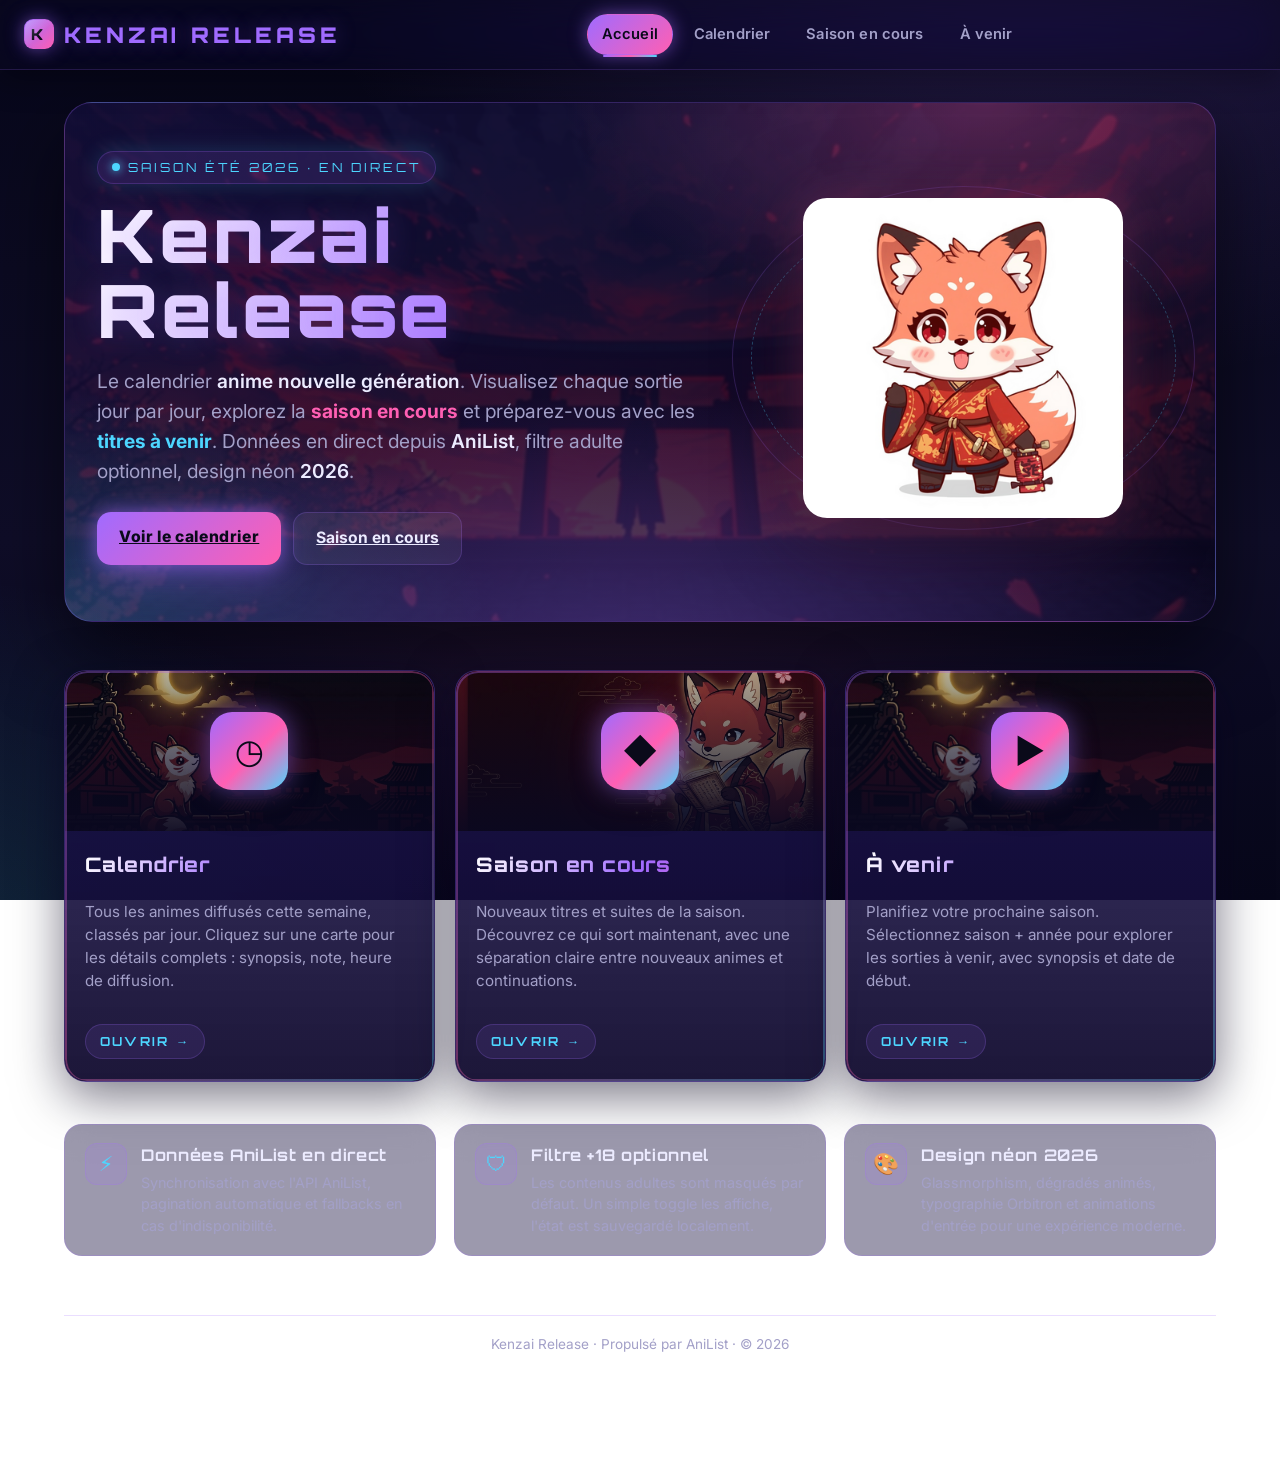
<file: index.html>
<!doctype html>
<html lang="fr">
<head>
  <meta charset="utf-8">
  <meta name="viewport" content="width=device-width,initial-scale=1">
  <title>Kenzai Release — Anime 2026</title>
  <meta name="description" content="Kenzai Release — Calendrier, saison en cours et animes à venir. Calendrier des sorties anime 2026, données AniList, filtre adulte et design néon.">
  <link rel="preconnect" href="https://fonts.googleapis.com">
  <link rel="preconnect" href="https://fonts.gstatic.com" crossorigin>
  <link href="https://fonts.googleapis.com/css2?family=Inter:wght@400;500;600;700&family=Orbitron:wght@500;600;700;800;900&display=swap" rel="stylesheet">
  <link rel="stylesheet" href="style.css">
</head>
<body>
  <header class="site-header">
    <div class="header-inner">
      <a href="index.html" class="logo">
        <span class="logo-mark">K</span>
        KENZAI RELEASE
      </a>
      <nav class="topnav" aria-label="Navigation principale">
        <a href="index.html" class="active">Accueil</a>
        <a href="calendrier.html">Calendrier</a>
        <a href="saison.html">Saison en cours</a>
        <a href="avenir.html">À venir</a>
      </nav>
    </div>
  </header>

  <main class="home-shell">

    <!-- ====== HERO ====== -->
    <section class="hero">
      <div class="hero-grid">
        <div class="hero-copy">
          <span class="hero-eyebrow"><span class="dot-pulse"></span> Saison Été 2026 · En direct</span>
          <h1 class="hero-title">Kenzai<br>Release</h1>
          <p class="hero-sub">
            Le calendrier <b>anime nouvelle génération</b>. Visualisez chaque sortie jour par jour, explorez la
            <span class="accent-pink">saison en cours</span> et préparez-vous avec les
            <span class="accent-cyan">titres à venir</span>. Données en direct depuis
            <b>AniList</b>, filtre adulte optionnel, design néon <b>2026</b>.
          </p>
          <div class="hero-cta">
            <a class="btn-primary" href="calendrier.html">Voir le calendrier</a>
            <a class="btn-secondary" href="saison.html">Saison en cours</a>
          </div>
        </div>

        <div class="hero-mascot">
          <span class="hero-rings" aria-hidden="true"></span>
          <img src="assets/mascotte.png" alt="Mascotte Kenzai Release" width="320" height="320">
        </div>
      </div>
    </section>

    <!-- ====== NAV CARDS ====== -->
    <section class="nav-cards" aria-label="Sections du site">

      <a class="nav-card" href="calendrier.html">
        <div class="nav-card-art" style="background-image:url('assets/card-calendrier.jpg')">
          <div class="nav-card-ico" aria-hidden="true">◷</div>
        </div>
        <div class="nav-card-body">
          <h2 class="nav-card-title">Calendrier</h2>
          <p class="nav-card-desc">
            Tous les animes diffusés cette semaine, classés par jour. Cliquez sur une carte pour les détails complets : synopsis, note, heure de diffusion.
          </p>
          <span class="nav-card-cta">Ouvrir →</span>
        </div>
      </a>

      <a class="nav-card" href="saison.html">
        <div class="nav-card-art" style="background-image:url('assets/card-saison.jpg')">
          <div class="nav-card-ico" aria-hidden="true">◆</div>
        </div>
        <div class="nav-card-body">
          <h2 class="nav-card-title">Saison en cours</h2>
          <p class="nav-card-desc">
            Nouveaux titres et suites de la saison. Découvrez ce qui sort maintenant, avec une séparation claire entre nouveaux animes et continuations.
          </p>
          <span class="nav-card-cta">Ouvrir →</span>
        </div>
      </a>

      <a class="nav-card" href="avenir.html">
        <div class="nav-card-art" style="background-image:url('assets/card-avenir.jpg')">
          <div class="nav-card-ico" aria-hidden="true">▶</div>
        </div>
        <div class="nav-card-body">
          <h2 class="nav-card-title">À venir</h2>
          <p class="nav-card-desc">
            Planifiez votre prochaine saison. Sélectionnez saison + année pour explorer les sorties à venir, avec synopsis et date de début.
          </p>
          <span class="nav-card-cta">Ouvrir →</span>
        </div>
      </a>

    </section>

    <!-- ====== FEATURES STRIP ====== -->
    <section class="features" aria-label="Fonctionnalités">
      <div class="feature">
        <div class="feature-ico" aria-hidden="true">⚡</div>
        <div>
          <h4>Données AniList en direct</h4>
          <p>Synchronisation avec l'API AniList, pagination automatique et fallbacks en cas d'indisponibilité.</p>
        </div>
      </div>
      <div class="feature">
        <div class="feature-ico" aria-hidden="true">🛡</div>
        <div>
          <h4>Filtre +18 optionnel</h4>
          <p>Les contenus adultes sont masqués par défaut. Un simple toggle les affiche, l'état est sauvegardé localement.</p>
        </div>
      </div>
      <div class="feature">
        <div class="feature-ico" aria-hidden="true">🎨</div>
        <div>
          <h4>Design néon 2026</h4>
          <p>Glassmorphism, dégradés animés, typographie Orbitron et animations d'entrée pour une expérience moderne.</p>
        </div>
      </div>
    </section>

    <footer class="site-footer">
      Kenzai Release · Propulsé par AniList · © 2026
    </footer>

  </main>
</body>
</html>
</file>
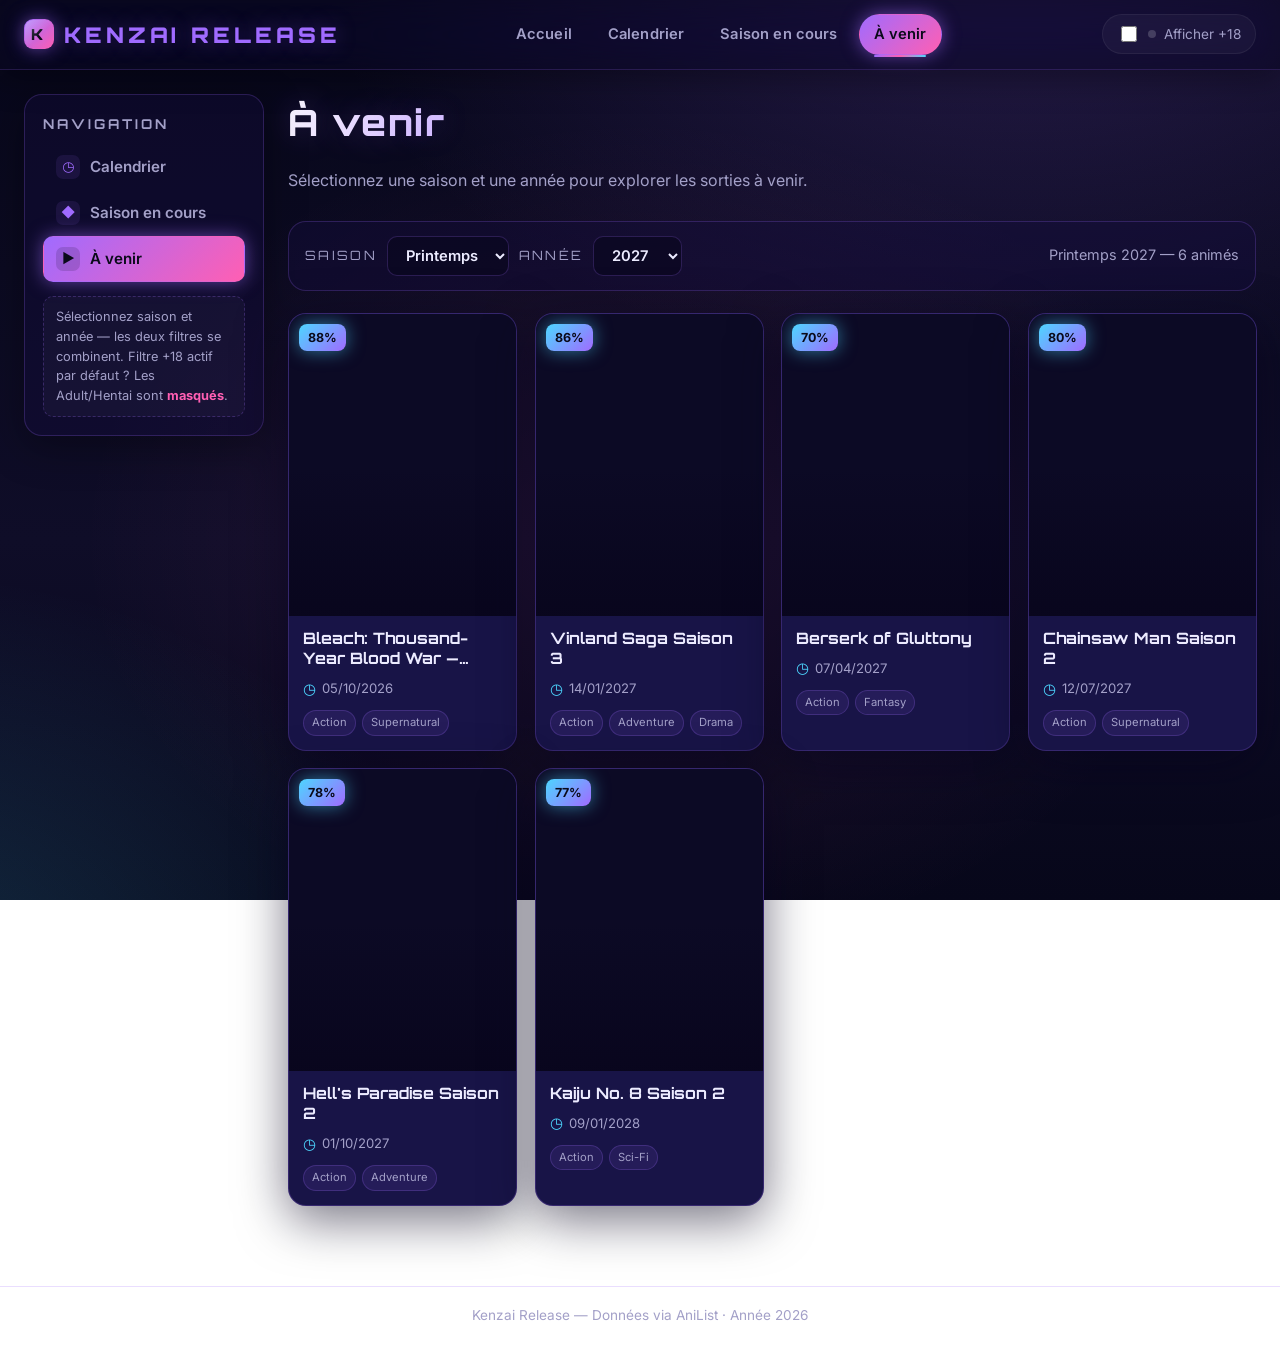
<file: avenir.html>
<!doctype html>
<html lang="fr">
<head>
  <meta charset="utf-8">
  <meta name="viewport" content="width=device-width,initial-scale=1">
  <title>Kenzai Release — À venir</title>
  <link rel="preconnect" href="https://fonts.googleapis.com">
  <link rel="preconnect" href="https://fonts.gstatic.com" crossorigin>
  <link href="https://fonts.googleapis.com/css2?family=Inter:wght@400;500;600;700&family=Orbitron:wght@500;600;700;800;900&display=swap" rel="stylesheet">
  <link rel="stylesheet" href="style.css">
</head>
<body>
  <header class="site-header">
    <div class="header-inner">
      <a href="calendrier.html" class="logo">
        <span class="logo-mark">K</span>
        KENZAI RELEASE
      </a>
      <nav class="topnav" aria-label="Navigation principale">
        <a href="index.html">Accueil</a>
        <a href="calendrier.html">Calendrier</a>
        <a href="saison.html">Saison en cours</a>
        <a href="avenir.html" class="active">À venir</a>
      </nav>
      <label class="adult-toggle" title="Afficher les contenus +18 (Hentai / Adult)">
        <input type="checkbox" id="adultBox">
        <span class="dot" aria-hidden="true"></span>
        <span>Afficher +18</span>
      </label>
    </div>
  </header>

  <div class="app-shell">
    <aside class="side-menu" aria-label="Navigation principale">
      <h3>Navigation</h3>
      <a href="calendrier.html"><span class="ico">◷</span> Calendrier</a>
      <a href="saison.html"><span class="ico">◆</span> Saison en cours</a>
      <a href="avenir.html" class="active"><span class="ico">▶</span> À venir</a>
      <div class="legend">Sélectionnez saison et année — les deux filtres se combinent. Filtre +18 actif par défaut ? Les Adult/Hentai sont <strong>masqués</strong>.</div>
    </aside>

    <main class="main">
      <h1 class="page-title">À venir</h1>
      <p class="page-subtitle">Sélectionnez une saison et une année pour explorer les sorties à venir.</p>

      <div class="filters">
        <label for="seasonSel">Saison</label>
        <select id="seasonSel" class="select">
          <option value="WINTER">Hiver</option>
          <option value="SPRING">Printemps</option>
          <option value="SUMMER">Été</option>
          <option value="FALL">Automne</option>
        </select>
        <label for="yearSel">Année</label>
        <select id="yearSel" class="select"></select>
        <span class="summary" id="summary"></span>
      </div>

      <div id="grid" class="grid"></div>
    </main>
  </div>

  <footer class="site-footer">
    Kenzai Release — Données via AniList · Année 2026
  </footer>

  <script src="app.js"></script>
  <script>
  (function(){
    const Z = window.Kenzai;
    const seasonSel = document.getElementById('seasonSel');
    const yearSel = document.getElementById('yearSel');
    const grid = document.getElementById('grid');
    const summary = document.getElementById('summary');

    // Populate years 2026..2040
    for (let y = 2026; y <= 2040; y++){
      const o = document.createElement('option');
      o.value = String(y); o.textContent = String(y);
      yearSel.appendChild(o);
    }

    // Default: next season after current
    const now = new Date();
    const curSeason = Z.currentSeason(now);
    const curYear = Z.currentYear(now);
    const order = ['WINTER','SPRING','SUMMER','FALL'];
    let idx = order.indexOf(curSeason);
    let nextSeason = order[(idx+1) % 4];
    let nextYear = curYear + ((idx === 3) ? 1 : 0);
    seasonSel.value = nextSeason;
    yearSel.value = String(nextYear);

    async function load(){
      const s = seasonSel.value;
      const y = parseInt(yearSel.value, 10);
      Z.showLoading(grid, 'Chargement des animes à venir…');
      summary.textContent = Z.seasonFr(s) + ' ' + y;
      let list = [];
      try {
        const raw = await Z.fetchAllPages(Z.Q_UPCOMING, {season:s, year:y}, 50);
        list = raw.map(Z.norm).filter(Boolean);
      } catch(e) {
        console.warn('AniList fallback', e);
        list = Z.FALLBACK_UPCOMING.map((it,i) => Z.norm({
          id:i+100, title:{romaji:it.title,english:it.title,native:it.title},
          coverImage:{extraLarge:it.cover,large:it.cover,medium:it.cover},
          averageScore:it.score, genres:it.genres,
          isAdult:it.isAdult, status:it.isAdult?'ADULT':null,
          description: it.description || 'Synopsis à venir pour cette saison.',
          startDate: it.startDate || null
        }));
      }
      list = Z.applyAdultFilter(list);
      grid.innerHTML = '';
      if (!list.length){
        Z.showEmpty(grid, 'Aucun animé trouvé pour ' + Z.seasonFr(s) + ' ' + y + '.');
        return;
      }
      summary.textContent = Z.seasonFr(s) + ' ' + y + ' — ' + list.length + ' animé' + (list.length>1?'s':'');
      list.forEach(it => grid.appendChild(Z.renderCard(it)));
    }

    seasonSel.addEventListener('change', load);
    yearSel.addEventListener('change', load);

    Z.bindAdultToggle();
    load();
    document.addEventListener('kenzai:adult-changed', () => load());
  })();
  </script>
</body>
</html>
</file>
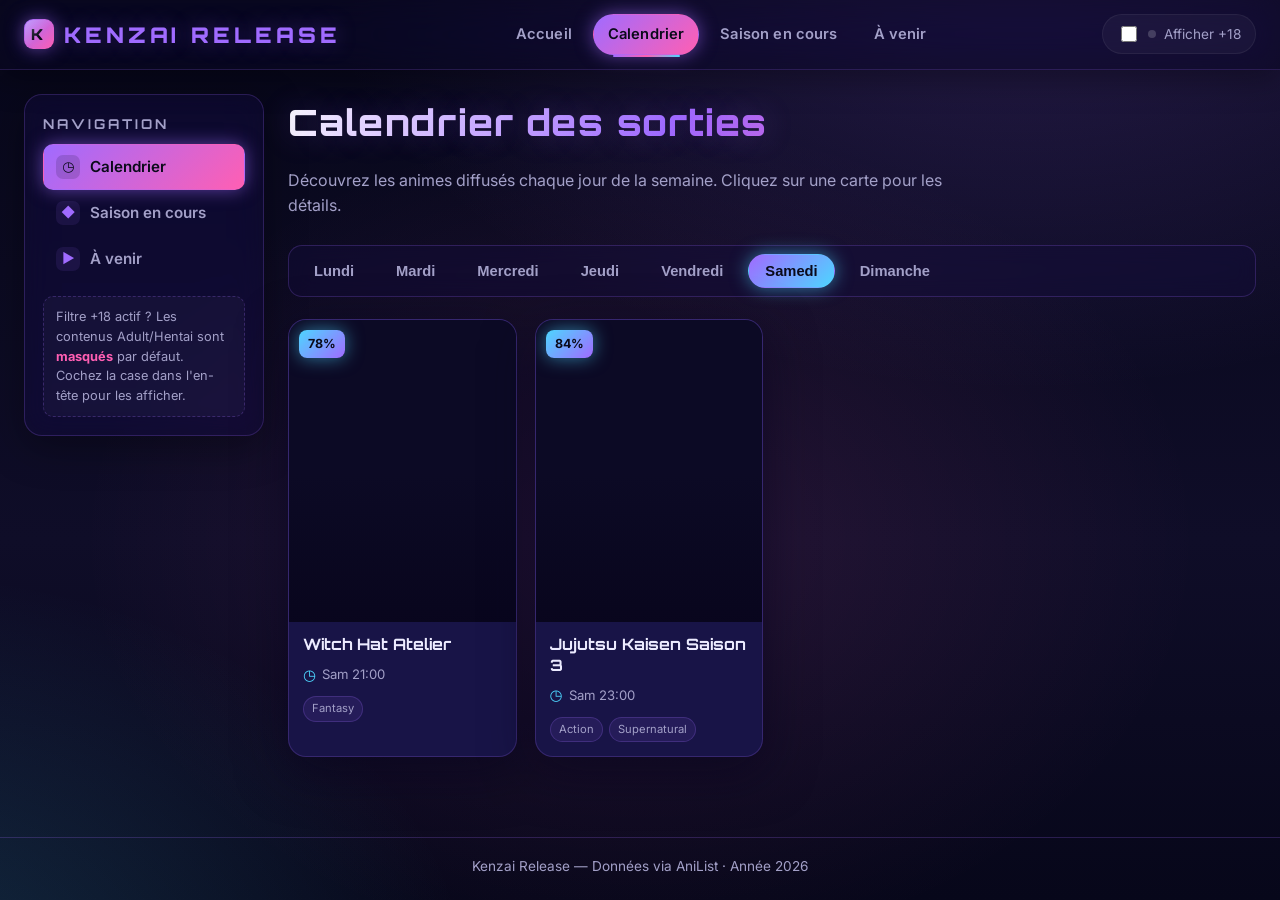
<file: calendrier.html>
<!doctype html>
<html lang="fr">
<head>
  <meta charset="utf-8">
  <meta name="viewport" content="width=device-width,initial-scale=1">
  <title>Kenzai Release — Calendrier des sorties d'anime</title>
  <link rel="preconnect" href="https://fonts.googleapis.com">
  <link rel="preconnect" href="https://fonts.gstatic.com" crossorigin>
  <link href="https://fonts.googleapis.com/css2?family=Inter:wght@400;500;600;700&family=Orbitron:wght@500;600;700;800;900&display=swap" rel="stylesheet">
  <link rel="stylesheet" href="style.css">
</head>
<body>
  <header class="site-header">
    <div class="header-inner">
      <a href="calendrier.html" class="logo">
        <span class="logo-mark">K</span>
        KENZAI RELEASE
      </a>
      <nav class="topnav" aria-label="Navigation principale">
        <a href="index.html">Accueil</a>
        <a href="calendrier.html" class="active">Calendrier</a>
        <a href="saison.html">Saison en cours</a>
        <a href="avenir.html">À venir</a>
      </nav>
      <label class="adult-toggle" title="Afficher les contenus +18 (Hentai / Adult)">
        <input type="checkbox" id="adultBox">
        <span class="dot" aria-hidden="true"></span>
        <span>Afficher +18</span>
      </label>
    </div>
  </header>

  <div class="app-shell">
    <aside class="side-menu" aria-label="Navigation principale">
      <h3>Navigation</h3>
      <a href="calendrier.html" class="active"><span class="ico">◷</span> Calendrier</a>
      <a href="saison.html"><span class="ico">◆</span> Saison en cours</a>
      <a href="avenir.html"><span class="ico">▶</span> À venir</a>
      <div class="legend">Filtre +18 actif ? Les contenus Adult/Hentai sont <strong>masqués</strong> par défaut. Cochez la case dans l'en-tête pour les afficher.</div>
    </aside>

    <main class="main">
      <h1 class="page-title">Calendrier des sorties</h1>
      <p class="page-subtitle">Découvrez les animes diffusés chaque jour de la semaine. Cliquez sur une carte pour les détails.</p>

      <div class="day-pills" id="dayPills">
        <button class="day-pill" data-day="1">Lundi</button>
        <button class="day-pill" data-day="2">Mardi</button>
        <button class="day-pill" data-day="3">Mercredi</button>
        <button class="day-pill" data-day="4">Jeudi</button>
        <button class="day-pill" data-day="5">Vendredi</button>
        <button class="day-pill" data-day="6">Samedi</button>
        <button class="day-pill" data-day="0">Dimanche</button>
      </div>

      <div id="grid" class="grid"></div>
    </main>
  </div>

  <footer class="site-footer">
    Kenzai Release — Données via AniList · Année 2026
  </footer>

  <script src="app.js"></script>
  <script>
  (function(){
    const Z = window.Kenzai;
    const grid = document.getElementById('grid');
    const pills = Array.from(document.querySelectorAll('.day-pill'));
    let cache = [];

    function setActive(day){
      pills.forEach(p => {
        p.classList.toggle('active', Number(p.dataset.day) === day);
      });
    }

    async function loadAll(){
      Z.showLoading(grid, 'Chargement du calendrier…');
      try {
        const now = new Date();
        const season = Z.currentSeason(now);
        const year = Z.currentYear(now);
        const raw = await Z.fetchAllPages(Z.Q_CALENDAR, {season, year}, 50);
        cache = raw.map(Z.norm).filter(Boolean);
      } catch(e) {
        console.warn('AniList fallback', e);
        cache = Z.FALLBACK_SUMMER_2026.map((it,i) => Z.norm({
          id:i+1, title:{romaji:it.title,english:it.title,native:it.title},
          coverImage:{extraLarge:it.cover,large:it.cover,medium:it.cover},
          averageScore:it.score, genres:it.genres,
          isAdult:it.isAdult, status:it.isAdult?'ADULT':null,
          description:'',
          startDate:null,
          nextAiringEpisode: it.airingAt ? {airingAt: it.airingAt, episode:1} : null
        }));
      }
    }

    function renderDay(day){
      grid.innerHTML = '';
      const filtered = Z.applyAdultFilter(cache).filter(it => {
        if (it.airingAt) return Z.dayIndexFromAiringAt(it.airingAt) === day;
        return false;
      });
      if (!filtered.length){
        Z.showEmpty(grid, 'Aucun animé prévu ce jour.');
        return;
      }
      filtered.sort((a,b) => (a.airingAt||0) - (b.airingAt||0));
      filtered.forEach(it => grid.appendChild(Z.renderCard(it)));
    }

    async function refresh(){
      await loadAll();
      const activeDay = Number(document.querySelector('.day-pill.active')?.dataset.day);
      renderDay(activeDay);
    }

    async function init(){
      Z.bindAdultToggle();
      const today = new Date().getDay();
      setActive(today);
      await refresh();
      pills.forEach(p => p.addEventListener('click', () => {
        const d = Number(p.dataset.day);
        setActive(d);
        renderDay(d);
      }));
      document.addEventListener('kenzai:adult-changed', () => {
        const activeDay = Number(document.querySelector('.day-pill.active')?.dataset.day);
        renderDay(activeDay);
      });
    }
    init();
  })();
  </script>
</body>
</html>
</file>
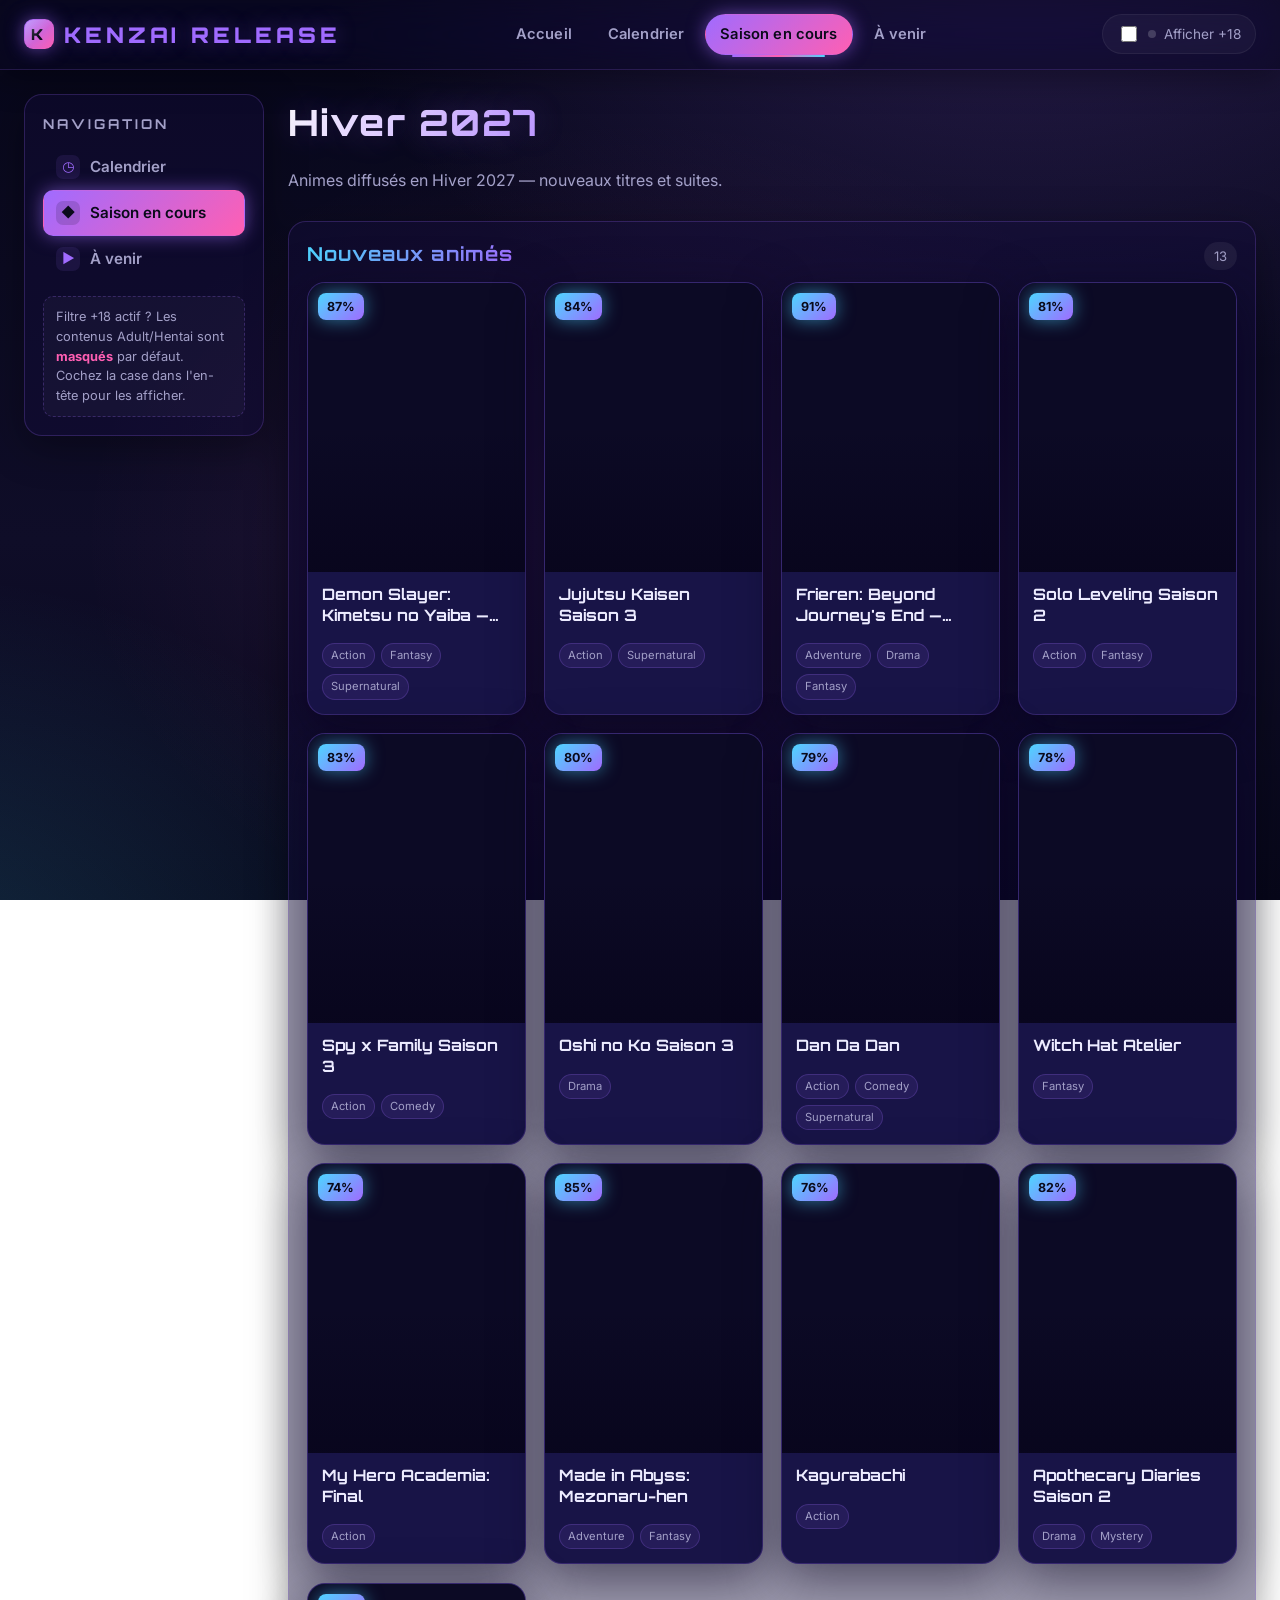
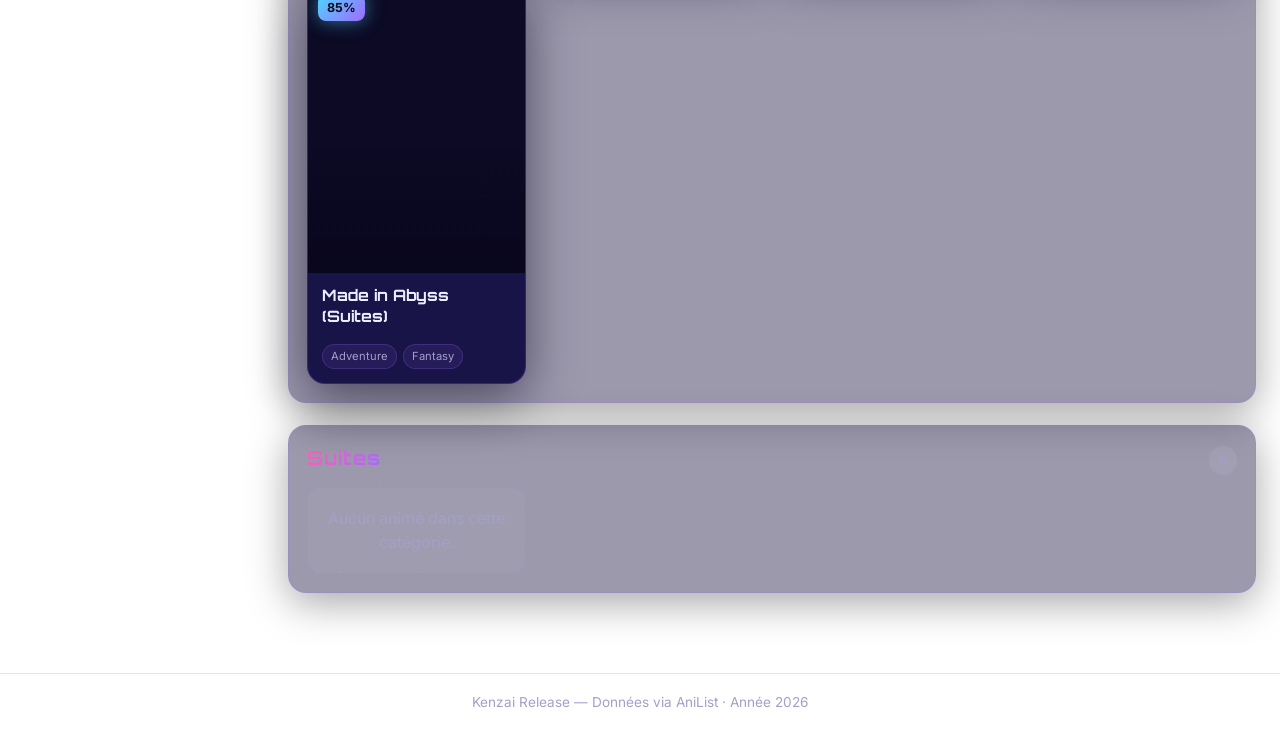
<file: saison.html>
<!doctype html>
<html lang="fr">
<head>
  <meta charset="utf-8">
  <meta name="viewport" content="width=device-width,initial-scale=1">
  <title>Kenzai Release — Saison en cours</title>
  <link rel="preconnect" href="https://fonts.googleapis.com">
  <link rel="preconnect" href="https://fonts.gstatic.com" crossorigin>
  <link href="https://fonts.googleapis.com/css2?family=Inter:wght@400;500;600;700&family=Orbitron:wght@500;600;700;800;900&display=swap" rel="stylesheet">
  <link rel="stylesheet" href="style.css">
</head>
<body>
  <header class="site-header">
    <div class="header-inner">
      <a href="calendrier.html" class="logo">
        <span class="logo-mark">K</span>
        KENZAI RELEASE
      </a>
      <nav class="topnav" aria-label="Navigation principale">
        <a href="index.html">Accueil</a>
        <a href="calendrier.html">Calendrier</a>
        <a href="saison.html" class="active">Saison en cours</a>
        <a href="avenir.html">À venir</a>
      </nav>
      <label class="adult-toggle" title="Afficher les contenus +18 (Hentai / Adult)">
        <input type="checkbox" id="adultBox">
        <span class="dot" aria-hidden="true"></span>
        <span>Afficher +18</span>
      </label>
    </div>
  </header>

  <div class="app-shell">
    <aside class="side-menu" aria-label="Navigation principale">
      <h3>Navigation</h3>
      <a href="calendrier.html"><span class="ico">◷</span> Calendrier</a>
      <a href="saison.html" class="active"><span class="ico">◆</span> Saison en cours</a>
      <a href="avenir.html"><span class="ico">▶</span> À venir</a>
      <div class="legend">Filtre +18 actif ? Les contenus Adult/Hentai sont <strong>masqués</strong> par défaut. Cochez la case dans l'en-tête pour les afficher.</div>
    </aside>

    <main class="main">
      <h1 class="page-title" id="pageTitle">Saison en cours</h1>
      <p class="page-subtitle" id="pageSub">Animes diffusés cette saison, séparés en nouveaux titres et suites (relation PREQUEL).</p>

      <section class="section">
        <header class="section-head">
          <h2 class="accent-new">Nouveaux animés</h2>
          <span class="count" id="newCount">—</span>
        </header>
        <div id="gridNew" class="grid"></div>
      </section>

      <section class="section">
        <header class="section-head">
          <h2 class="accent-cont">Suites</h2>
          <span class="count" id="contCount">—</span>
        </header>
        <div id="gridCont" class="grid"></div>
      </section>
    </main>
  </div>

  <footer class="site-footer">
    Kenzai Release — Données via AniList · Année 2026
  </footer>

  <script src="app.js"></script>
  <script>
  (function(){
    const Z = window.Kenzai;
    const now = new Date();
    const season = Z.currentSeason(now);
    const year = Z.currentYear(now);

    document.getElementById('pageTitle').textContent = Z.seasonFr(season) + ' ' + year;
    document.getElementById('pageSub').textContent = 'Animes diffusés en ' + Z.seasonFr(season) + ' ' + year + ' — nouveaux titres et suites.';

    const gridNew = document.getElementById('gridNew');
    const gridCont = document.getElementById('gridCont');

    function splitByRelation(list){
      const fresh = [], sequels = [];
      list.forEach(it => {
        const rels = (it.relations || []);
        const hasPrequel = rels.some(e => e && e.relationType === 'PREQUEL');
        if (hasPrequel) sequels.push(it);
        else fresh.push(it);
      });
      return {fresh, sequels};
    }

    function render(list, target, countEl){
      target.innerHTML = '';
      if (!list.length){
        Z.showEmpty(target, 'Aucun animé dans cette catégorie.');
        countEl.textContent = '0';
        return;
      }
      countEl.textContent = list.length;
      list.forEach(it => target.appendChild(Z.renderCard(it)));
    }

    async function load(){
      Z.showLoading(gridNew); Z.showLoading(gridCont);
      let list = [];
      try {
        const raw = await Z.fetchAllPages(Z.Q_SEASON, {season, year}, 50);
        list = raw.map(Z.norm).filter(Boolean);
      } catch(e) {
        console.warn('AniList fallback', e);
        list = Z.FALLBACK_SUMMER_2026.map((it,i) => Z.norm({
          id:i+1, title:{romaji:it.title,english:it.title,native:it.title},
          coverImage:{extraLarge:it.cover,large:it.cover,medium:it.cover},
          averageScore:it.score, genres:it.genres,
          isAdult:it.isAdult, status:it.isAdult?'ADULT':null,
          description:it.description || '',
          startDate:null,
          relations: it.relations || []
        }));
      }
      list = Z.applyAdultFilter(list);
      const {fresh, sequels} = splitByRelation(list);
      render(fresh, gridNew, document.getElementById('newCount'));
      render(sequels, gridCont, document.getElementById('contCount'));
    }

    function refresh(){
      load();
    }

    Z.bindAdultToggle();
    load();
    document.addEventListener('kenzai:adult-changed', () => refresh());
  })();
  </script>
</body>
</html>
</file>
<file: style.css>
/* ==========================================================
   KENZAI RELEASE — Anime site · Global stylesheet · 2026 refresh
   Palette : bleu nuit / violet néon / rose néon / cyan néon
   Glassmorphism, dégradés animés, typographie Orbitron + Inter
   ========================================================== */

:root{
  /* ---- palette de base (inchangée) ---- */
  --bg-0:#07071a;
  --bg-1:#0f0d28;
  --bg-2:#1a1547;
  --bg-3:#251b56;
  --neon-violet:#a06bff;
  --neon-pink:#ff5fb3;
  --neon-cyan:#4dd6ff;
  --nv-soft:rgba(160,107,255,.22);
  --np-soft:rgba(255,95,179,.22);
  --nc-soft:rgba(77,214,255,.22);
  --text:#ecebff;
  --text-dim:#a3a0c8;
  --card:#181447;
  --card-edge:rgba(255,255,255,.06);
  --radius-lg:18px;
  --radius-md:12px;
  --radius-sm:8px;
  --glow-violet:0 0 18px rgba(160,107,255,.55);
  --glow-pink:0 0 18px rgba(255,95,179,.55);
  --glow-cyan:0 0 18px rgba(77,214,255,.55);
  --tr:220ms cubic-bezier(.2,.7,.2,1);

  /* ---- raffinements 2026 ---- */
  --glass-bg: rgba(20, 14, 60, .42);
  --glass-bg-strong: rgba(24, 16, 78, .58);
  --glass-border: rgba(160, 107, 255, .22);
  --shadow-soft: 0 10px 40px rgba(0, 0, 0, .35);
  --shadow-card: 0 14px 50px rgba(8, 4, 30, .55), 0 1px 0 rgba(255,255,255,.04) inset;
  --grad-primary: linear-gradient(135deg, #a06bff 0%, #ff5fb3 55%, #4dd6ff 100%);
  --grad-violet-pink: linear-gradient(135deg, var(--neon-violet), var(--neon-pink));
  --grad-violet-cyan: linear-gradient(135deg, var(--neon-violet), var(--neon-cyan));
  --grad-pink-cyan:   linear-gradient(135deg, var(--neon-pink), var(--neon-cyan));
}

*{box-sizing:border-box}
html,body{margin:0;padding:0}
html{scroll-behavior:smooth}

body{
  font-family:'Inter',system-ui,-apple-system,sans-serif;
  color:var(--text);
  background:
    radial-gradient(1200px 800px at 80% -10%, rgba(160,107,255,.22), transparent 60%),
    radial-gradient(1000px 700px at -10% 110%, rgba(77,214,255,.18), transparent 60%),
    radial-gradient(800px 600px at 50% 60%, rgba(255,95,179,.10), transparent 70%),
    linear-gradient(180deg, #07071a 0%, #0f0d28 60%, #07071a 100%);
  background-attachment:fixed;
  min-height:100vh;
  line-height:1.55;
  -webkit-font-smoothing:antialiased;
  text-rendering:optimizeLegibility;
}

/* ====== HEADER ====== */
.site-header{
  position:sticky;top:0;z-index:60;
  backdrop-filter:blur(18px) saturate(160%);
  -webkit-backdrop-filter:blur(18px) saturate(160%);
  background:rgba(10,8,32,.55);
  border-bottom:1px solid rgba(160,107,255,.18);
  box-shadow:0 8px 32px rgba(0,0,0,.35);
}
.header-inner{
  max-width:1320px;margin:0 auto;
  padding:14px 24px;
  display:flex;align-items:center;gap:18px;flex-wrap:wrap;
}
.logo{
  display:flex;align-items:center;gap:10px;
  font-family:'Orbitron',sans-serif;
  font-weight:900;letter-spacing:.18em;
  font-size:1.35rem;
  color:var(--neon-violet);
  text-shadow:0 0 22px rgba(160,107,255,.35);
  text-decoration:none;
  transition:transform var(--tr), text-shadow var(--tr), color var(--tr);
}
.logo:hover{
  transform:translateY(-1px);
  color:#fff;
  text-shadow:0 0 26px rgba(255,95,179,.55), 0 0 40px rgba(160,107,255,.35);
}
.logo-mark{
  width:30px;height:30px;border-radius:9px;
  background:linear-gradient(135deg,var(--neon-violet),var(--neon-pink));
  box-shadow:var(--glow-violet);
  position:relative;
  display:grid;place-items:center;
  color:#0a0a1a;
  font-family:'Orbitron',sans-serif;
  font-weight:900;
  font-size:.95rem;
}
.logo-mark::after{
  content:"";
  position:absolute;inset:1px;border-radius:8px;
  background:linear-gradient(135deg, rgba(255,255,255,.35), transparent 55%);
  pointer-events:none;
}

/* ----- barre de nav principale (header) ----- */
.topnav{display:flex;gap:6px;flex:1;justify-content:center}
.topnav a{
  position:relative;
  padding:8px 14px;
  font-family:'Inter',sans-serif;
  font-weight:600;font-size:.92rem;
  color:var(--text-dim);
  text-decoration:none;
  border-radius:999px;
  border:1px solid transparent;
  background:transparent;
  transition:color var(--tr), background var(--tr), border-color var(--tr), transform var(--tr);
  letter-spacing:.01em;
}
.topnav a:hover{
  color:var(--text);
  border-color:var(--nv-soft);
  background:rgba(160,107,255,.10);
  transform:translateY(-1px);
}
.topnav a.active{
  color:#0a0a1a;
  background:var(--grad-violet-pink);
  border-color:transparent;
  box-shadow:var(--glow-violet);
}
.topnav a.active::after{
  content:"";
  position:absolute;left:18%;right:18%;bottom:-3px;
  height:2px;border-radius:2px;
  background:linear-gradient(90deg, var(--neon-violet), var(--neon-pink), var(--neon-cyan));
  filter:blur(.4px);
  animation:navGlow 3s ease-in-out infinite;
}
@keyframes navGlow{
  0%,100%{opacity:.7;transform:scaleX(1)}
  50%{opacity:1;transform:scaleX(1.05)}
}

.adult-toggle{
  display:flex;align-items:center;gap:8px;
  padding:8px 14px;border-radius:999px;
  border:1px solid var(--card-edge);
  background:rgba(255,255,255,.04);
  font-size:.85rem;color:var(--text-dim);
  cursor:pointer;
  transition:border-color var(--tr), color var(--tr), background var(--tr);
}
.adult-toggle input{accent-color:var(--neon-pink);cursor:pointer;width:16px;height:16px}
.adult-toggle:hover{border-color:var(--np-soft);color:var(--text)}
.adult-toggle input:checked + .dot{
  background:var(--neon-pink);
  box-shadow:0 0 10px var(--neon-pink);
}
.dot{
  width:8px;height:8px;border-radius:50%;
  background:rgba(255,255,255,.18);
  transition:background var(--tr), box-shadow var(--tr);
}

/* ====== LAYOUT ====== */
.app-shell{
  max-width:1320px;
  margin:24px auto 80px;
  padding:0 24px;
  display:grid;
  grid-template-columns:240px 1fr;
  gap:24px;
  animation:pageIn .55s ease both;
}
@keyframes pageIn{
  from{opacity:0;transform:translateY(8px)}
  to  {opacity:1;transform:translateY(0)}
}
.side-menu{
  position:sticky;top:92px;align-self:start;
  padding:18px;border-radius:var(--radius-lg);
  background:var(--glass-bg);
  border:1px solid var(--glass-border);
  backdrop-filter:blur(14px) saturate(140%);
  -webkit-backdrop-filter:blur(14px) saturate(140%);
  box-shadow:var(--shadow-soft);
}
.side-menu h3{
  margin:0 0 10px 0;
  font-family:'Orbitron',sans-serif;
  font-size:.85rem;letter-spacing:.22em;color:var(--text-dim);
  text-transform:uppercase;
}
.side-menu a{
  display:flex;align-items:center;gap:10px;
  padding:10px 12px;border-radius:10px;
  color:var(--text-dim);text-decoration:none;
  font-weight:600;font-size:.95rem;
  border:1px solid transparent;
  transition:color var(--tr), background var(--tr), border-color var(--tr);
}
.side-menu a .ico{
  display:inline-grid;place-items:center;
  width:24px;height:24px;border-radius:7px;
  background:rgba(160,107,255,.10);
  color:var(--neon-violet);
  font-size:.85rem;
}
.side-menu a:hover{
  color:var(--text);
  background:rgba(160,107,255,.08);
  border-color:var(--nv-soft);
}
.side-menu a.active{
  color:#0a0a1a;
  background:var(--grad-violet-pink);
  border-color:transparent;
  box-shadow:var(--glow-violet);
}
.side-menu a.active .ico{background:rgba(10,10,26,.15);color:#0a0a1a}
.side-menu .legend{
  margin-top:14px;padding:10px 12px;border-radius:10px;
  background:rgba(255,255,255,.03);
  border:1px dashed rgba(160,107,255,.25);
  font-size:.8rem;color:var(--text-dim);
}
.side-menu .legend strong{color:var(--neon-pink)}

.main{
  min-width:0;
  display:flex;flex-direction:column;gap:22px;
}
.page-title{
  font-family:'Orbitron',sans-serif;
  font-weight:800;
  font-size:clamp(1.6rem, 2.2vw + .5rem, 2.4rem);
  letter-spacing:.04em;
  margin:0;
  background:linear-gradient(120deg, #fff 0%, var(--neon-violet) 40%, var(--neon-pink) 80%);
  -webkit-background-clip:text;background-clip:text;color:transparent;
  text-shadow:0 0 30px rgba(160,107,255,.25);
}
.page-subtitle{
  margin:-4px 0 6px 0;
  color:var(--text-dim);
  font-size:1rem;
  max-width:70ch;
}

/* ====== DAY PILLS ====== */
.day-pills{
  display:flex;gap:8px;flex-wrap:wrap;
  padding:8px;border-radius:14px;
  background:var(--glass-bg);
  border:1px solid var(--glass-border);
  backdrop-filter:blur(10px);
}
.day-pill{
  padding:8px 16px;border-radius:999px;border:1px solid transparent;
  background:transparent;
  color:var(--text-dim);font-weight:600;font-size:.92rem;
  cursor:pointer;
  transition:color var(--tr), background var(--tr), border-color var(--tr), transform var(--tr);
}
.day-pill:hover{color:var(--text);background:rgba(160,107,255,.10);border-color:var(--nv-soft);transform:translateY(-1px)}
.day-pill.active{
  color:#0a0a1a;
  background:var(--grad-violet-cyan);
  border-color:transparent;
  box-shadow:var(--glow-cyan);
}

/* ====== GRID + CARDS ====== */
.grid{
  display:grid;
  grid-template-columns:repeat(auto-fill, minmax(180px, 1fr));
  gap:18px;
}
.card{
  position:relative;
  border-radius:var(--radius-lg);
  overflow:hidden;
  background:var(--card);
  border:1px solid var(--glass-border);
  box-shadow:var(--shadow-card);
  cursor:pointer;
  transition:transform var(--tr), box-shadow var(--tr), border-color var(--tr);
  display:flex;flex-direction:column;
  animation:cardIn .45s ease both;
}
@keyframes cardIn{
  from{opacity:0;transform:translateY(10px) scale(.985)}
  to  {opacity:1;transform:translateY(0) scale(1)}
}
.card::before{
  content:"";
  position:absolute;inset:0;border-radius:inherit;padding:1px;
  background:linear-gradient(135deg, rgba(160,107,255,.5), rgba(255,95,179,.4) 40%, rgba(77,214,255,.45) 100%);
  -webkit-mask:linear-gradient(#000 0 0) content-box, linear-gradient(#000 0 0);
  -webkit-mask-composite:xor;mask-composite:exclude;
  opacity:0;transition:opacity var(--tr);
  pointer-events:none;
}
.card:hover{
  transform:translateY(-4px);
  border-color:transparent;
  box-shadow:0 20px 60px rgba(160,107,255,.35), 0 0 0 1px rgba(255,95,179,.25);
}
.card:hover::before{opacity:1}
.cover{
  aspect-ratio:3/4;
  background-size:cover;background-position:center;
  background-color:#0c0a25;
  position:relative;
  transition:transform 600ms ease;
}
.card:hover .cover{transform:scale(1.04)}
.cover::after{
  content:"";
  position:absolute;inset:0;
  background:linear-gradient(180deg, transparent 50%, rgba(8,5,28,.85) 100%);
}
.score{
  position:absolute;top:10px;left:10px;
  padding:4px 9px;border-radius:8px;
  font-size:.78rem;font-weight:700;color:#0a0a1a;
  background:linear-gradient(135deg,var(--neon-cyan),var(--neon-violet));
  box-shadow:var(--glow-cyan);
  z-index:2;
}
.badge-adult{
  position:absolute;top:10px;right:10px;
  padding:4px 9px;border-radius:8px;
  font-size:.72rem;font-weight:800;color:#fff;
  background:linear-gradient(135deg,#ff3a7a,#b51f6a);
  box-shadow:0 0 14px rgba(255,58,122,.6);
  letter-spacing:.04em;
  z-index:2;
}
.body{padding:12px 14px 14px;display:flex;flex-direction:column;gap:8px}
.title{
  font-family:'Orbitron',sans-serif;
  font-weight:700;font-size:.98rem;
  margin:0;line-height:1.3;
  color:var(--text);
  display:-webkit-box;-webkit-line-clamp:2;-webkit-box-orient:vertical;
  overflow:hidden;
}
.meta{display:flex;flex-direction:column;gap:4px}
.row{display:flex;align-items:center;gap:6px;color:var(--text-dim);font-size:.82rem}
.row .ic{color:var(--neon-cyan);font-size:.95rem}
.genres{display:flex;flex-wrap:wrap;gap:6px;margin-top:2px}
.genres span{
  font-size:.7rem;padding:3px 8px;border-radius:999px;
  background:rgba(160,107,255,.10);
  border:1px solid var(--nv-soft);
  color:var(--text-dim);
}

/* ====== SECTIONS ====== */
.section{
  background:var(--glass-bg);
  border:1px solid var(--glass-border);
  border-radius:var(--radius-lg);
  backdrop-filter:blur(14px) saturate(140%);
  -webkit-backdrop-filter:blur(14px) saturate(140%);
  padding:18px;
  box-shadow:var(--shadow-soft);
}
.section-head{display:flex;align-items:baseline;gap:10px;margin-bottom:12px}
.section-head h2{
  margin:0;
  font-family:'Orbitron',sans-serif;
  font-size:1.2rem;letter-spacing:.06em;
}
.accent-new{
  background:linear-gradient(120deg,var(--neon-cyan),var(--neon-violet));
  -webkit-background-clip:text;background-clip:text;color:transparent;
}
.accent-cont{
  background:linear-gradient(120deg,var(--neon-pink),var(--neon-violet));
  -webkit-background-clip:text;background-clip:text;color:transparent;
}
.count{
  margin-left:auto;
  padding:4px 10px;border-radius:999px;
  background:rgba(255,255,255,.06);
  color:var(--text-dim);font-size:.82rem;
}

/* ====== FILTERS (avenir) ====== */
.filters{
  display:flex;flex-wrap:wrap;align-items:center;gap:10px;
  padding:14px 16px;
  background:var(--glass-bg);
  border:1px solid var(--glass-border);
  border-radius:var(--radius-lg);
  backdrop-filter:blur(12px);
}
.filters label{
  font-size:.8rem;color:var(--text-dim);
  font-family:'Orbitron',sans-serif;letter-spacing:.18em;text-transform:uppercase;
}
.select{
  padding:9px 14px;border-radius:10px;
  background:rgba(10,8,32,.7);
  color:var(--text);
  border:1px solid var(--glass-border);
  font:600 .92rem 'Inter',sans-serif;
  cursor:pointer;
  transition:border-color var(--tr), box-shadow var(--tr);
}
.select:hover{border-color:var(--nv-soft);box-shadow:0 0 0 3px rgba(160,107,255,.08)}
.select:focus{outline:none;border-color:var(--neon-violet);box-shadow:0 0 0 3px rgba(160,107,255,.20)}
.summary{margin-left:auto;color:var(--text-dim);font-size:.9rem}

/* ====== STATUS / SPINNER ====== */
.status{
  display:flex;align-items:center;gap:10px;
  padding:18px;border-radius:14px;
  background:rgba(255,255,255,.04);
  border:1px dashed var(--glass-border);
  color:var(--text-dim);
}
.spinner{
  width:18px;height:18px;border-radius:50%;
  border:2px solid rgba(160,107,255,.25);
  border-top-color:var(--neon-violet);
  animation:spin 800ms linear infinite;
}
@keyframes spin{to{transform:rotate(360deg)}}
.empty{
  padding:18px;border-radius:14px;text-align:center;
  background:rgba(255,255,255,.03);
  border:1px dashed var(--glass-border);
  color:var(--text-dim);
}

/* ====== MODAL ====== */
.modal-backdrop{
  position:fixed;inset:0;z-index:100;
  display:none;
  align-items:center;justify-content:center;
  background:rgba(5,4,18,.72);
  backdrop-filter:blur(10px) saturate(140%);
  -webkit-backdrop-filter:blur(10px) saturate(140%);
  padding:24px;
  animation:fadeIn .25s ease both;
}
.modal-backdrop.open{display:flex}
@keyframes fadeIn{from{opacity:0}to{opacity:1}}
.modal{
  width:min(960px,100%);
  max-height:88vh;overflow:auto;
  background:linear-gradient(180deg, rgba(28,20,80,.85), rgba(16,10,46,.92));
  border:1px solid var(--glass-border);
  border-radius:22px;
  box-shadow:0 30px 80px rgba(0,0,0,.6), 0 0 0 1px rgba(255,255,255,.05) inset;
  position:relative;
  animation:modalIn .35s cubic-bezier(.2,.7,.2,1) both;
}
@keyframes modalIn{
  from{opacity:0;transform:translateY(20px) scale(.97)}
  to  {opacity:1;transform:translateY(0) scale(1)}
}
.modal-grid{
  display:grid;grid-template-columns:260px 1fr;gap:22px;
  padding:22px;
}
.modal-grid .cover{aspect-ratio:3/4;border-radius:14px;box-shadow:0 14px 40px rgba(0,0,0,.5)}
.modal-grid .body{display:flex;flex-direction:column;gap:14px}
.modal-grid h3{
  margin:0;font-family:'Orbitron',sans-serif;font-size:1.4rem;font-weight:800;letter-spacing:.02em;
  background:linear-gradient(120deg, #fff, var(--neon-violet) 60%, var(--neon-pink));
  -webkit-background-clip:text;background-clip:text;color:transparent;
}
.modal-info{display:grid;grid-template-columns:repeat(2,minmax(0,1fr));gap:10px}
.modal-info .item{
  padding:10px 12px;border-radius:12px;
  background:rgba(255,255,255,.04);
  border:1px solid var(--glass-border);
}
.modal-info .lbl{font-size:.7rem;color:var(--text-dim);text-transform:uppercase;letter-spacing:.18em;font-family:'Orbitron',sans-serif}
.modal-info .val{font-size:1rem;font-weight:600;color:var(--text);margin-top:2px}
.modal-synopsis{
  padding:12px 14px;border-radius:12px;
  background:rgba(255,255,255,.03);
  border:1px solid var(--glass-border);
}
.modal-synopsis .lbl{display:block;font-size:.7rem;color:var(--text-dim);text-transform:uppercase;letter-spacing:.18em;font-family:'Orbitron',sans-serif;margin-bottom:6px}
.modal-synopsis div{color:var(--text);line-height:1.6;font-size:.95rem}
.modal-genres{display:flex;flex-wrap:wrap;gap:6px}
.modal-genres span{
  font-size:.72rem;padding:4px 9px;border-radius:999px;
  background:rgba(160,107,255,.10);border:1px solid var(--nv-soft);color:var(--text-dim);
}
.modal-actions{display:flex;justify-content:flex-end;margin-top:6px}
.btn{
  padding:10px 18px;border-radius:12px;border:1px solid transparent;
  font:600 .92rem 'Inter',sans-serif;cursor:pointer;
  transition:transform var(--tr), box-shadow var(--tr), background var(--tr);
}
.btn-ghost{
  background:rgba(255,255,255,.06);
  color:var(--text);
  border-color:var(--glass-border);
}
.btn-ghost:hover{background:rgba(160,107,255,.12);border-color:var(--nv-soft);transform:translateY(-1px)}

/* ====== FOOTER ====== */
.site-footer{
  margin:60px 0 30px;
  text-align:center;color:var(--text-dim);font-size:.85rem;
  padding-top:18px;border-top:1px solid var(--glass-border);
}

/* ====== RESPONSIVE ====== */
@media (max-width:900px){
  .app-shell{grid-template-columns:1fr;gap:14px}
  .side-menu{position:relative;top:0}
  .modal-grid{grid-template-columns:1fr;padding:16px}
  .modal-grid .cover{max-width:240px;margin:0 auto}
}

/* ==========================================================
   PAGE D'ACCUEIL — index.html
   ========================================================== */
.home-shell{
  max-width:1200px;
  margin:0 auto;
  padding:0 24px 80px;
}

/* HERO */
.hero{
  position:relative;
  margin-top:32px;
  padding:48px 32px 56px;
  border-radius:28px;
  overflow:hidden;
  background:
    radial-gradient(700px 380px at 80% 0%, rgba(255,95,179,.35), transparent 60%),
    radial-gradient(700px 380px at 0% 100%, rgba(77,214,255,.28), transparent 60%),
    linear-gradient(135deg, rgba(20,14,60,.92), rgba(10,8,32,.96));
  border:1px solid rgba(160,107,255,.28);
  box-shadow:0 30px 80px rgba(0,0,0,.55);
  isolation:isolate;
}
.hero::before{
  content:"";
  position:absolute;inset:0;
  background-image:url("assets/hero-bg.jpg");
  background-size:cover;background-position:center;
  opacity:.18;filter:blur(1px) saturate(120%);
  z-index:-1;
}
.hero::after{
  content:"";
  position:absolute;inset:0;
  background:
    radial-gradient(900px 400px at 50% 110%, rgba(160,107,255,.35), transparent 70%);
  z-index:-1;
  animation:heroPulse 8s ease-in-out infinite;
}
@keyframes heroPulse{
  0%,100%{opacity:.7;transform:scale(1)}
  50%{opacity:1;transform:scale(1.05)}
}
.hero-grid{
  display:grid;
  grid-template-columns:1.4fr 1fr;
  gap:32px;
  align-items:center;
}
.hero-copy{position:relative;z-index:1;animation:heroIn .7s ease both}
@keyframes heroIn{from{opacity:0;transform:translateY(14px)}to{opacity:1;transform:translateY(0)}}

.hero-eyebrow{
  display:inline-flex;align-items:center;gap:8px;
  padding:6px 14px;border-radius:999px;
  background:rgba(160,107,255,.14);
  border:1px solid var(--glass-border);
  font-family:'Orbitron',sans-serif;
  font-size:.78rem;letter-spacing:.24em;color:var(--neon-cyan);
  text-transform:uppercase;
  box-shadow:0 0 22px rgba(77,214,255,.18);
}
.hero-eyebrow .dot-pulse{
  width:8px;height:8px;border-radius:50%;
  background:var(--neon-cyan);
  box-shadow:0 0 10px var(--neon-cyan);
  animation:pulse 1.6s ease-in-out infinite;
}
@keyframes pulse{
  0%,100%{opacity:.6;transform:scale(.85)}
  50%{opacity:1;transform:scale(1.1)}
}

.hero-title{
  font-family:'Orbitron',sans-serif;
  font-weight:900;
  font-size:clamp(2.4rem, 5vw + 1rem, 4.6rem);
  line-height:1.02;
  letter-spacing:.04em;
  margin:14px 0 12px;
  background:linear-gradient(110deg, #ffffff 0%, var(--neon-violet) 35%, var(--neon-pink) 65%, var(--neon-cyan) 100%);
  background-size:200% 200%;
  -webkit-background-clip:text;background-clip:text;color:transparent;
  animation:gradShift 9s ease-in-out infinite;
  text-shadow:0 0 30px rgba(160,107,255,.20);
}
@keyframes gradShift{
  0%,100%{background-position:0% 50%}
  50%   {background-position:100% 50%}
}
.hero-sub{
  color:var(--text-dim);
  font-size:clamp(1rem, .4vw + .9rem, 1.2rem);
  max-width:56ch;
  line-height:1.55;
}
.hero-sub b{color:var(--text);font-weight:600}
.hero-sub .accent-pink{color:var(--neon-pink);font-weight:700}
.hero-sub .accent-cyan{color:var(--neon-cyan);font-weight:700}

.hero-cta{
  margin-top:26px;
  display:flex;gap:12px;flex-wrap:wrap;
}
.btn-primary{
  padding:13px 22px;border-radius:14px;border:none;
  background:var(--grad-violet-pink);
  color:#0a0a1a;font-weight:800;font-size:.98rem;
  letter-spacing:.04em;
  box-shadow:var(--glow-violet), 0 12px 40px rgba(160,107,255,.35);
  cursor:pointer;
  transition:transform var(--tr), box-shadow var(--tr);
}
.btn-primary:hover{
  transform:translateY(-2px);
  box-shadow:0 0 26px rgba(255,95,179,.55), 0 18px 50px rgba(160,107,255,.45);
}
.btn-secondary{
  padding:13px 22px;border-radius:14px;
  background:rgba(255,255,255,.06);
  border:1px solid var(--glass-border);
  color:var(--text);
  font-weight:700;font-size:.98rem;
  cursor:pointer;
  transition:background var(--tr), border-color var(--tr), transform var(--tr);
}
.btn-secondary:hover{
  background:rgba(160,107,255,.10);
  border-color:var(--nv-soft);
  transform:translateY(-2px);
}

/* HERO MASCOTTE */
.hero-mascot{
  position:relative;
  display:grid;place-items:center;
  animation:floaty 6s ease-in-out infinite;
}
@keyframes floaty{
  0%,100%{transform:translateY(0)}
  50%{transform:translateY(-10px)}
}
.hero-mascot::before{
  content:"";
  position:absolute;inset:-30px;
  border-radius:50%;
  background:radial-gradient(closest-side, rgba(255,95,179,.45), transparent 70%);
  filter:blur(20px);
  z-index:-1;
}
.hero-mascot img{
  width:min(320px, 80%);
  height:auto;
  filter:drop-shadow(0 14px 40px rgba(0,0,0,.5)) drop-shadow(0 0 18px rgba(255,95,179,.25));
  border-radius:24px;
}
.hero-rings{
  position:absolute;inset:-12px;border-radius:50%;
  border:1px solid rgba(160,107,255,.20);
  animation:spin 22s linear infinite;
}
.hero-rings::after{
  content:"";position:absolute;inset:18px;border-radius:50%;
  border:1px dashed rgba(77,214,255,.30);
}

/* ====== NAV CARDS ====== */
.nav-cards{
  margin-top:48px;
  display:grid;
  grid-template-columns:repeat(3, minmax(0,1fr));
  gap:20px;
}
.nav-card{
  position:relative;
  display:flex;flex-direction:column;
  text-decoration:none;color:inherit;
  border-radius:22px;
  overflow:hidden;
  background:linear-gradient(180deg, rgba(28,20,80,.85), rgba(16,10,46,.95));
  border:1px solid var(--glass-border);
  box-shadow:var(--shadow-card);
  transition:transform var(--tr), box-shadow var(--tr);
  isolation:isolate;
  animation:cardIn .55s ease both;
}
.nav-card:nth-child(2){animation-delay:.08s}
.nav-card:nth-child(3){animation-delay:.16s}
.nav-card::before{
  content:"";
  position:absolute;inset:0;border-radius:inherit;padding:1.5px;
  background:linear-gradient(135deg, var(--neon-violet), var(--neon-pink) 50%, var(--neon-cyan));
  -webkit-mask:linear-gradient(#000 0 0) content-box, linear-gradient(#000 0 0);
  -webkit-mask-composite:xor;mask-composite:exclude;
  opacity:.35;transition:opacity var(--tr);
  z-index:1;
}
.nav-card:hover{
  transform:translateY(-6px);
  box-shadow:0 30px 70px rgba(160,107,255,.45);
}
.nav-card:hover::before{opacity:1}
.nav-card-art{
  position:relative;
  height:160px;
  background-size:cover;background-position:center;
  display:grid;place-items:center;
  isolation:isolate;
}
.nav-card-art::after{
  content:"";
  position:absolute;inset:0;
  background:linear-gradient(180deg, rgba(10,8,32,.30) 0%, rgba(10,8,32,.95) 100%);
  z-index:1;
}
.nav-card-ico{
  position:relative;z-index:2;
  width:78px;height:78px;border-radius:22px;
  background:var(--grad-primary);
  display:grid;place-items:center;
  font-size:2.1rem;color:#0a0a1a;
  box-shadow:0 0 26px rgba(160,107,255,.55), 0 14px 30px rgba(0,0,0,.45);
  transition:transform var(--tr);
}
.nav-card:hover .nav-card-ico{transform:rotate(-6deg) scale(1.06)}
.nav-card-body{
  position:relative;z-index:2;
  padding:18px 20px 22px;
  display:flex;flex-direction:column;gap:6px;
}
.nav-card-title{
  font-family:'Orbitron',sans-serif;font-weight:800;font-size:1.25rem;letter-spacing:.04em;
  margin:0;
  background:linear-gradient(120deg,#fff,var(--neon-violet) 50%,var(--neon-pink));
  -webkit-background-clip:text;background-clip:text;color:transparent;
}
.nav-card-desc{color:var(--text-dim);font-size:.95rem;line-height:1.5}
.nav-card-cta{
  margin-top:10px;align-self:flex-start;
  padding:7px 14px;border-radius:999px;
  background:rgba(160,107,255,.10);
  border:1px solid var(--glass-border);
  font-family:'Orbitron',sans-serif;font-weight:700;font-size:.78rem;letter-spacing:.18em;
  color:var(--neon-cyan);text-transform:uppercase;
  transition:background var(--tr), border-color var(--tr), color var(--tr);
}
.nav-card:hover .nav-card-cta{background:rgba(77,214,255,.16);border-color:var(--nc-soft);color:#fff}

/* ====== FEATURE STRIP (footer of home) ====== */
.features{
  margin-top:42px;
  display:grid;grid-template-columns:repeat(3,minmax(0,1fr));gap:18px;
}
.feature{
  padding:18px 20px;border-radius:18px;
  background:var(--glass-bg);
  border:1px solid var(--glass-border);
  backdrop-filter:blur(14px);
  display:flex;align-items:flex-start;gap:14px;
  animation:cardIn .55s ease both;
}
.feature:nth-child(2){animation-delay:.08s}
.feature:nth-child(3){animation-delay:.16s}
.feature-ico{
  flex:none;width:42px;height:42px;border-radius:12px;
  background:rgba(160,107,255,.14);
  border:1px solid var(--glass-border);
  display:grid;place-items:center;font-size:1.3rem;color:var(--neon-cyan);
}
.feature h4{
  margin:0 0 4px;
  font-family:'Orbitron',sans-serif;font-weight:700;font-size:1rem;letter-spacing:.04em;
  color:var(--text);
}
.feature p{margin:0;color:var(--text-dim);font-size:.9rem;line-height:1.5}

@media (max-width:900px){
  .hero-grid{grid-template-columns:1fr;text-align:center}
  .hero-cta{justify-content:center}
  .hero-mascot{margin:0 auto}
  .nav-cards{grid-template-columns:1fr}
  .features{grid-template-columns:1fr}
}
</file>
